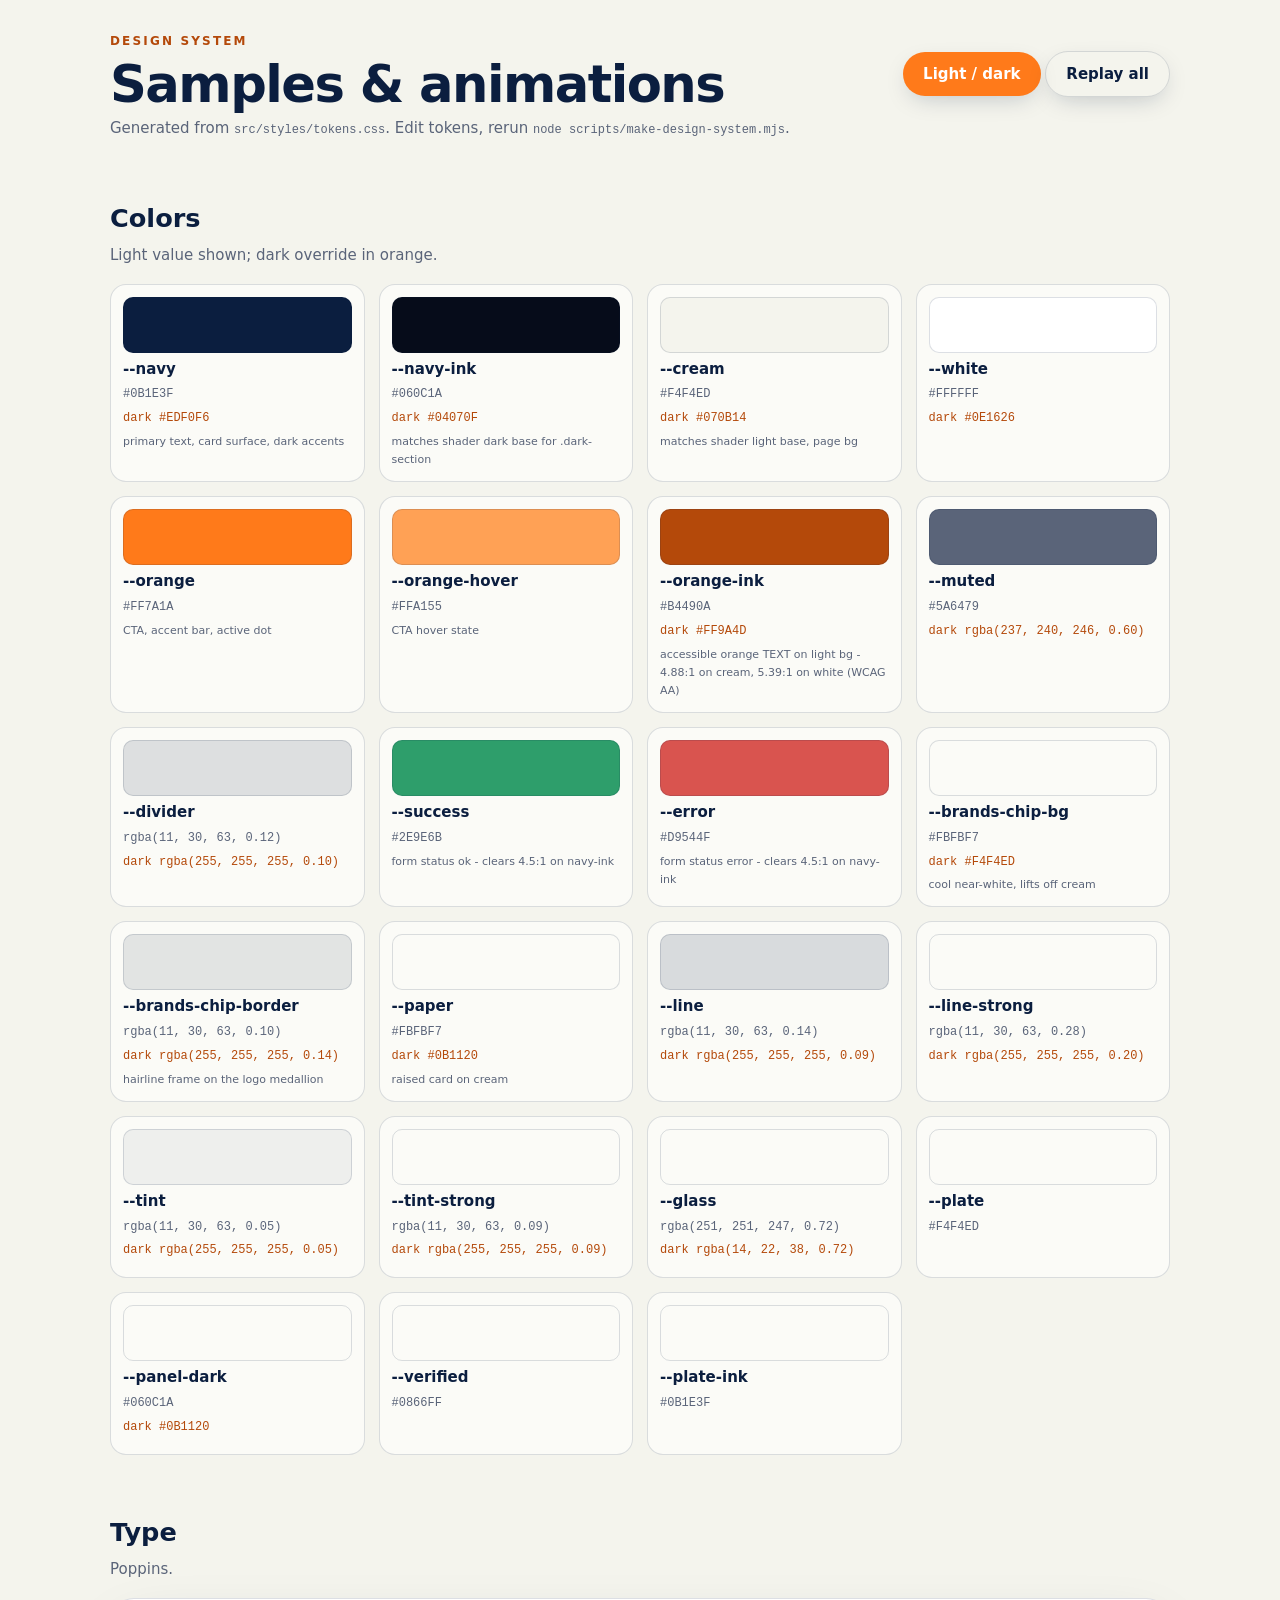
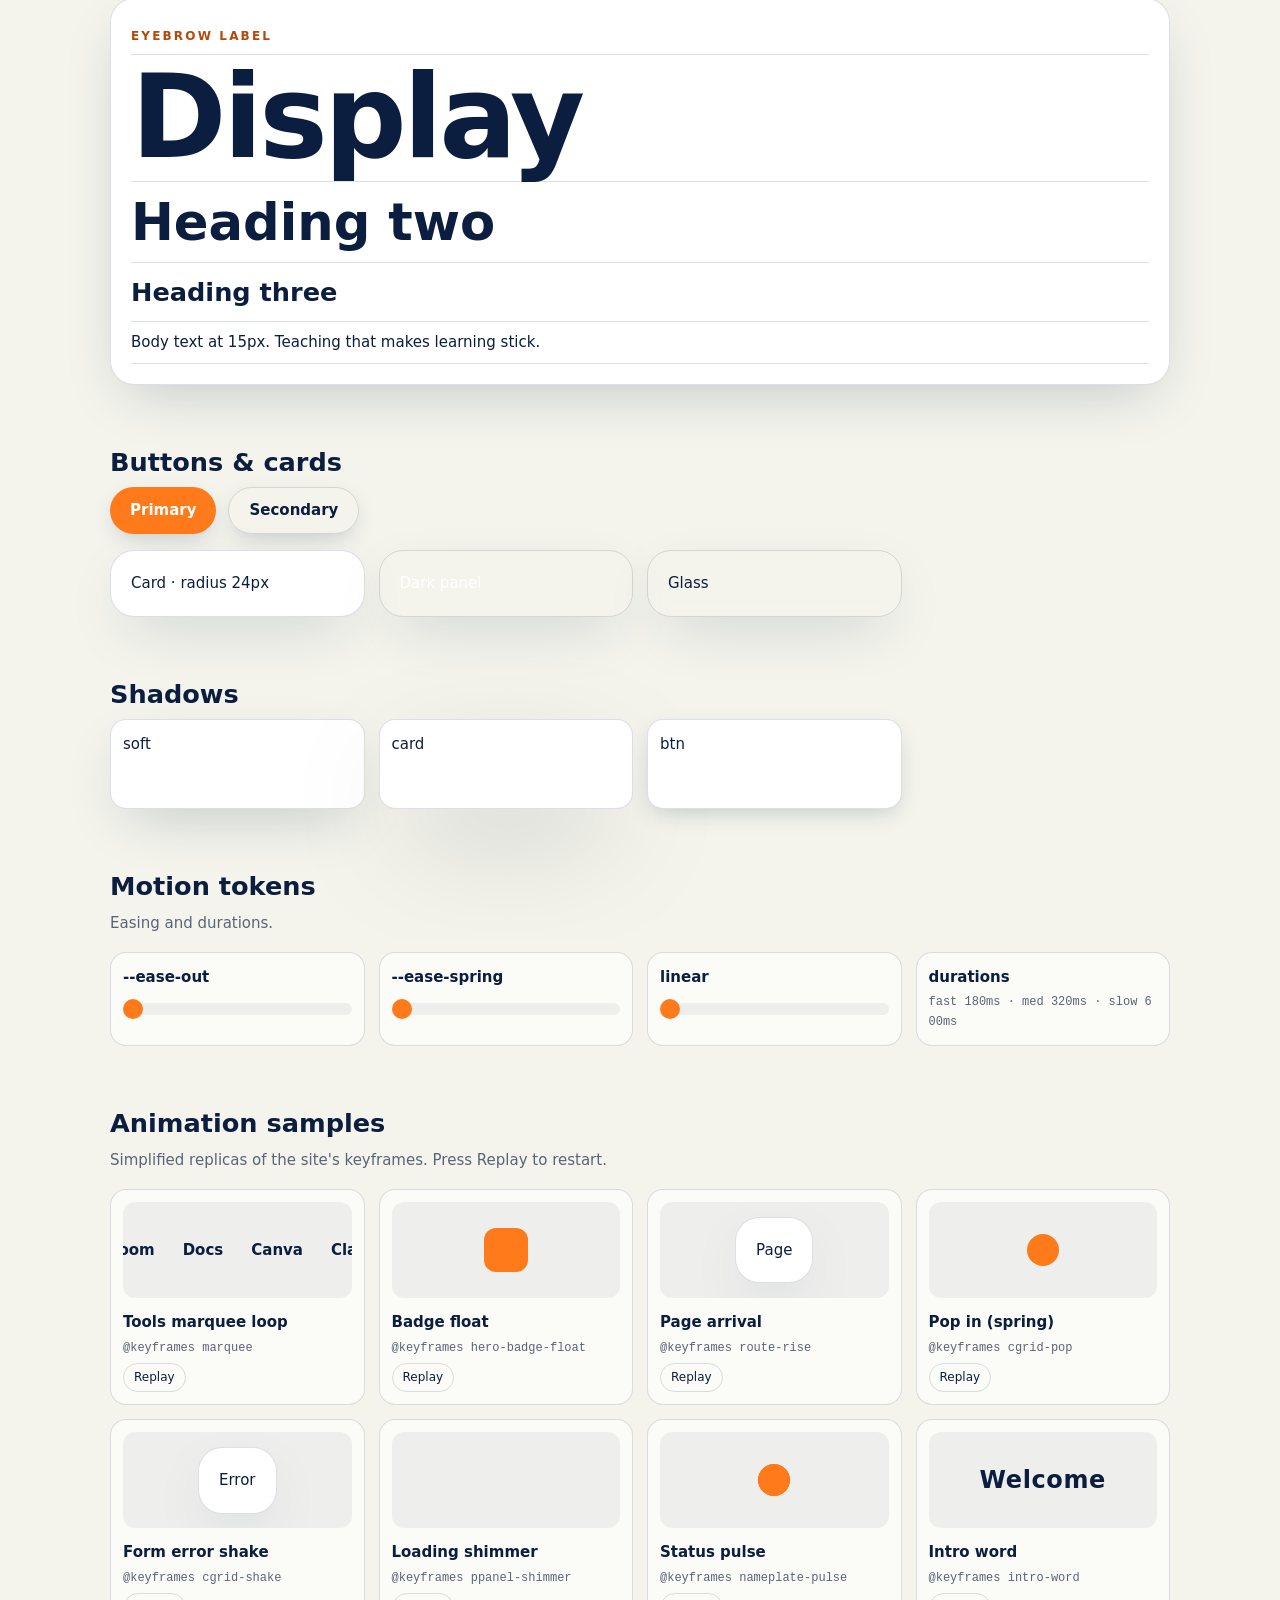
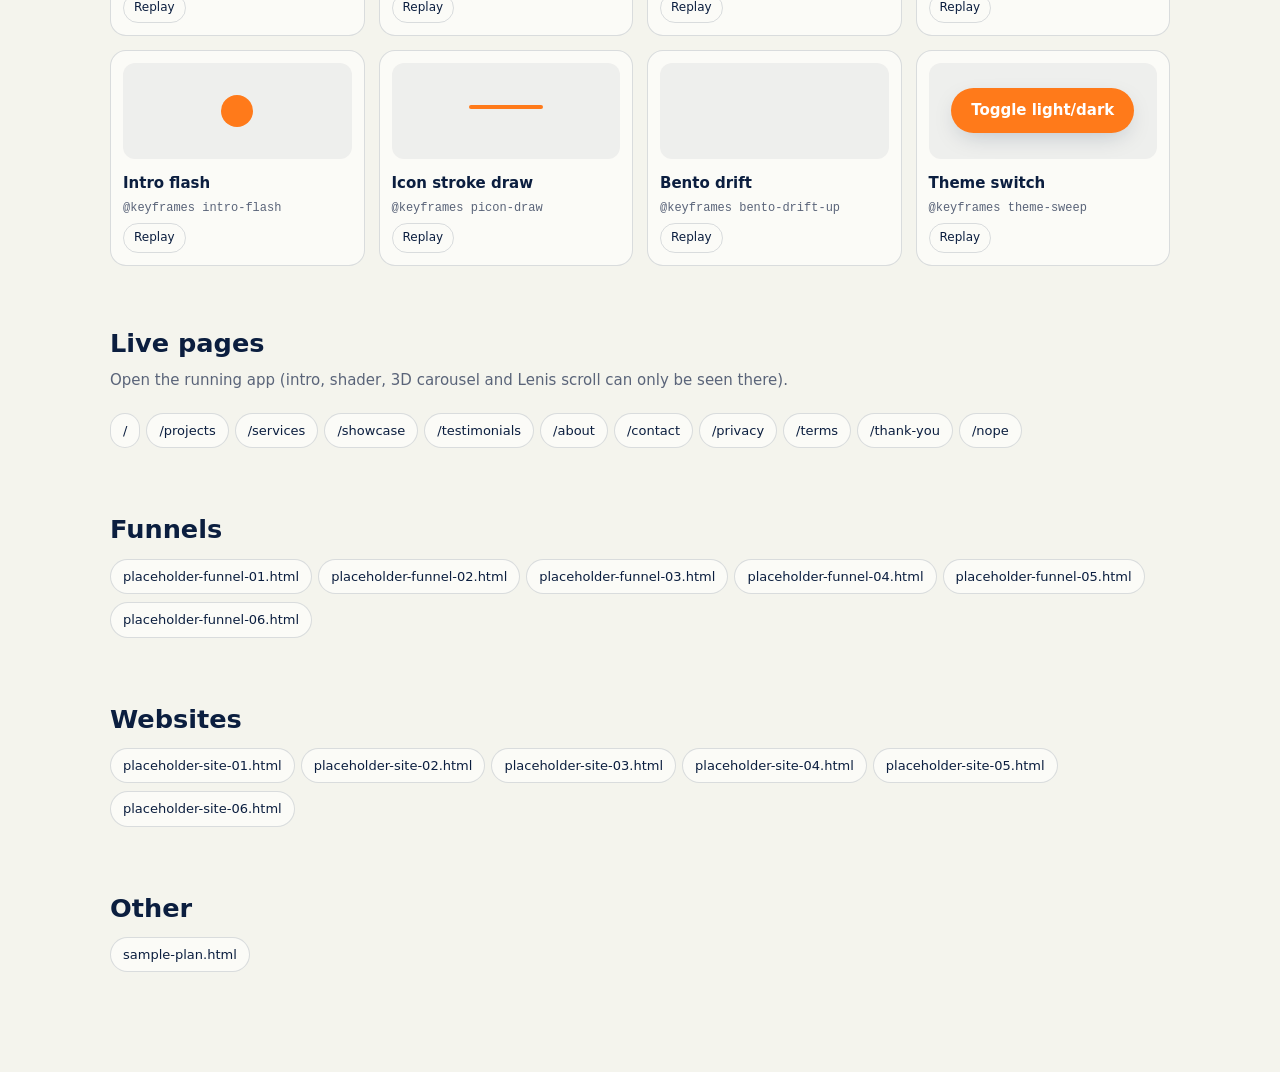
<file: public/design-system/index.html>
<!doctype html><html lang="en"><head><meta charset="utf-8"><meta name="viewport" content="width=device-width,initial-scale=1">
<title>Design System Samples</title>
<style>
:root {
  /* Brand palette */
  --navy:       #0B1E3F;   /* primary text, card surface, dark accents */
  --navy-ink:   #060C1A;   /* matches shader dark base for .dark-section */
  --cream:      #F4F4ED;   /* matches shader light base, page bg */
  --white:      #FFFFFF;
  --orange:     #FF7A1A;   /* CTA, accent bar, active dot */
  --orange-hover: #FFA155; /* CTA hover state */
  --orange-ink: #B4490A;   /* accessible orange TEXT on light bg - 4.88:1 on cream, 5.39:1 on white (WCAG AA) */
  --muted:      #5A6479;
  --divider:    rgba(11, 30, 63, 0.12);
  --success:    #2E9E6B;   /* form status ok - clears 4.5:1 on navy-ink */
  --error:      #D9544F;   /* form status error - clears 4.5:1 on navy-ink */

  /* Brands section - neutral logo plate so client marks read as framed logos,
     not site UI (esp. an orange logo vs the --orange accent) */
  --brands-chip-bg:     #FBFBF7;                  /* cool near-white, lifts off cream */
  --brands-chip-border: rgba(11, 30, 63, 0.10);   /* hairline frame on the logo medallion */

  /* Type */
  --font-display: 'Poppins', system-ui, -apple-system, sans-serif;
  --fs-display: clamp(64px, 9vw, 128px);
  --fs-h2: clamp(32px, 4vw, 56px);
  --fs-h3: clamp(22px, 2vw, 28px);
  --fs-body: 15px;
  --fs-eyebrow: 12px;
  --fs-nav: 15px;
  --lh-tight: 0.95;
  --lh-heading: 1.25;
  --lh-body: 1.65;
  --ls-display: -0.03em;
  --ls-eyebrow: 0.18em;

  /* Layout */
  --container-x: clamp(24px, 6vw, 96px);
  --section-pad-y: clamp(110px, 13vh, 170px);
  --radius-card: 24px;
  --radius-pill: 999px;
  --radius-circle: 50%;

  /* Shadows */
  --shadow-soft: 0 20px 60px -20px rgba(11, 30, 63, 0.25);
  --shadow-card: 0 40px 120px -30px rgba(6, 12, 26, 0.35);
  --shadow-btn: 0 8px 24px -8px rgba(11, 30, 63, 0.25);

  /* Motion */
  --ease-out: cubic-bezier(0.22, 1, 0.36, 1);
  --ease-spring: cubic-bezier(0.34, 1.56, 0.64, 1);
  --dur-fast: 180ms;
  --dur-med: 320ms;
  --dur-slow: 600ms;
}

@media (prefers-reduced-motion: reduce) {
  *, *::before, *::after {
    animation-duration: 0.01ms !important;
    animation-iteration-count: 1 !important;
    transition-duration: 0.01ms !important;
  }
}


[data-theme='dark'] {
  --cream:        #070B14;
  --paper:        #0B1120;
  --white:        #0E1626;
  --navy:         #EDF0F6;
  --navy-ink:     #04070F;
  --muted:        rgba(237, 240, 246, 0.60);
  --divider:      rgba(255, 255, 255, 0.10);
  --line:         rgba(255, 255, 255, 0.09);
  --line-strong:  rgba(255, 255, 255, 0.20);
  --tint:         rgba(255, 255, 255, 0.05);
  --tint-strong:  rgba(255, 255, 255, 0.09);
  --glass:        rgba(14, 22, 38, 0.72);
  --orange-ink:   #FF9A4D;
  --panel-dark:   #0B1120;
  --brands-chip-bg:     #F4F4ED;
  --brands-chip-border: rgba(255, 255, 255, 0.14);
  --shadow-soft:  0 20px 60px -20px rgba(0, 0, 0, 0.75);
  --shadow-card:  0 40px 120px -30px rgba(0, 0, 0, 0.85);
  --shadow-btn:   0 8px 24px -8px rgba(0, 0, 0, 0.7);
}
:root{--paper:#FBFBF7;--line:rgba(11,30,63,.14);--tint:rgba(11,30,63,.05)}
[data-theme='dark']{--paper:#0B1120;--line:rgba(255,255,255,.09);--tint:rgba(255,255,255,.05)}
*{box-sizing:border-box}
body{margin:0;font-family:var(--font-display);background:var(--cream);color:var(--navy);font-size:var(--fs-body);line-height:var(--lh-body)}
main{max-width:1100px;margin:0 auto;padding:32px 20px 96px}
header.top{display:flex;justify-content:space-between;align-items:center;gap:12px;flex-wrap:wrap}
h1{font-size:var(--fs-h2);line-height:var(--lh-heading);letter-spacing:var(--ls-display);margin:0}
h2{font-size:var(--fs-h3);margin:56px 0 4px}
.eyebrow{font-size:var(--fs-eyebrow);letter-spacing:var(--ls-eyebrow);text-transform:uppercase;color:var(--orange-ink);font-weight:600}
p.sub{color:var(--muted);margin:0 0 16px}
.grid{display:grid;grid-template-columns:repeat(auto-fill,minmax(210px,1fr));gap:14px}
.sw,.cell{background:var(--paper);border:1px solid var(--line);border-radius:16px;padding:12px;display:flex;flex-direction:column;gap:4px}
.chip{height:56px;border-radius:10px;border:1px solid var(--line)}
code{font-size:12px;color:var(--muted);word-break:break-all}code.d{color:var(--orange-ink)}
small{font-size:11px;color:var(--muted)}
.btn{font:inherit;font-weight:600;background:var(--orange);color:#fff;border:0;border-radius:var(--radius-pill);padding:10px 20px;cursor:pointer;box-shadow:var(--shadow-btn);transition:background var(--dur-fast) var(--ease-out),transform var(--dur-fast) var(--ease-spring)}
.btn:hover{background:var(--orange-hover);transform:translateY(-2px)}
.btn.ghost{background:transparent;color:var(--navy);border:1px solid var(--line)}
.card{background:var(--white);border:1px solid var(--line);border-radius:var(--radius-card);padding:20px;box-shadow:var(--shadow-soft)}
.type div{border-bottom:1px solid var(--line);padding:8px 0}
.lnk{display:inline-block;margin:4px 6px 4px 0;padding:6px 12px;border:1px solid var(--line);border-radius:999px;color:var(--navy);text-decoration:none;font-size:13px;background:var(--paper)}
.lnk:hover{border-color:var(--orange)}
.stage{height:96px;display:flex;align-items:center;justify-content:center;overflow:hidden;border-radius:12px;background:var(--tint);margin-bottom:8px}
.replay{font:inherit;font-size:12px;background:none;border:1px solid var(--line);border-radius:999px;padding:4px 10px;color:var(--navy);cursor:pointer;align-self:flex-start}
.track{display:flex;gap:28px;white-space:nowrap;font-weight:600;width:max-content}
.badge{width:44px;height:44px;border-radius:12px;background:var(--orange)}
.dot{width:32px;height:32px;border-radius:50%;background:var(--orange)}
.word{font-size:24px;font-weight:600}
.bar{height:16px;width:80%;border-radius:8px}
.shim{background:linear-gradient(90deg,rgba(128,128,128,.18) 25%,rgba(128,128,128,.45) 50%,rgba(128,128,128,.18) 75%);background-size:200% 100%;animation:shimmer 1.6s linear infinite}
.drift{height:60px;overflow:hidden}.drift i{display:block;height:28px;margin-bottom:6px;border-radius:8px;background:var(--orange)}
.ease{height:12px;border-radius:6px;background:var(--tint);position:relative;margin:10px 0}.ease b{position:absolute;top:-4px;left:0;width:20px;height:20px;border-radius:50%;background:var(--orange)}
.shadows .cell{height:90px;background:var(--white)}
.pulse{position:relative}.pulse::after{content:'';position:absolute;inset:0;border-radius:50%;background:var(--orange);animation:pulse 1.6s ease-out infinite}.flash{animation:flash 1.2s ease-out infinite}.draw{animation:draw 900ms var(--ease-out) infinite alternate}
@keyframes marquee{to{transform:translate(-50%)}}
@keyframes float{50%{transform:translateY(-10px) rotate(-8deg)}}
@keyframes rise{from{opacity:0;transform:translateY(8px)}}
@keyframes pop{from{opacity:0;transform:scale(.4)}}
@keyframes shake{10%,90%{transform:translateX(-1px)}20%,80%{transform:translateX(2px)}30%,50%,70%{transform:translateX(-4px)}40%,60%{transform:translateX(4px)}}
@keyframes shimmer{from{background-position:200% 0}to{background-position:-200% 0}}
@keyframes pulse{0%{transform:scale(.85);opacity:.55}70%,100%{transform:scale(1.5);opacity:0}}
@keyframes word{from{opacity:0;transform:translateY(12px);letter-spacing:.12em}to{opacity:1;letter-spacing:.04em}}
@keyframes flash{0%{opacity:0;transform:scale(.2)}35%{opacity:1;transform:scale(1.6)}100%{opacity:0;transform:scale(.3)}}
@keyframes draw{from{stroke-dashoffset:70}to{stroke-dashoffset:0}}
@keyframes drift{to{transform:translateY(-34px)}}
@keyframes slide{0%,100%{left:0}50%{left:calc(100% - 20px)}}
</style></head><body><main>
<header class="top"><div><div class="eyebrow">Design system</div><h1>Samples &amp; animations</h1></div>
<div><button class="btn" onclick="toggleTheme()">Light / dark</button> <button class="btn ghost" onclick="replayAll()">Replay all</button></div></header>
<p class="sub">Generated from <code>src/styles/tokens.css</code>. Edit tokens, rerun <code>node scripts/make-design-system.mjs</code>.</p>

<h2>Colors</h2><p class="sub">Light value shown; dark override in orange.</p>
<div class="grid"><div class="sw"><div class="chip" style="background:var(--navy)"></div>
  <b>--navy</b><code>#0B1E3F</code><code class="d">dark #EDF0F6</code>
  <small>primary text, card surface, dark accents</small></div><div class="sw"><div class="chip" style="background:var(--navy-ink)"></div>
  <b>--navy-ink</b><code>#060C1A</code><code class="d">dark #04070F</code>
  <small>matches shader dark base for .dark-section</small></div><div class="sw"><div class="chip" style="background:var(--cream)"></div>
  <b>--cream</b><code>#F4F4ED</code><code class="d">dark #070B14</code>
  <small>matches shader light base, page bg</small></div><div class="sw"><div class="chip" style="background:var(--white)"></div>
  <b>--white</b><code>#FFFFFF</code><code class="d">dark #0E1626</code>
  <small></small></div><div class="sw"><div class="chip" style="background:var(--orange)"></div>
  <b>--orange</b><code>#FF7A1A</code>
  <small>CTA, accent bar, active dot</small></div><div class="sw"><div class="chip" style="background:var(--orange-hover)"></div>
  <b>--orange-hover</b><code>#FFA155</code>
  <small>CTA hover state</small></div><div class="sw"><div class="chip" style="background:var(--orange-ink)"></div>
  <b>--orange-ink</b><code>#B4490A</code><code class="d">dark #FF9A4D</code>
  <small>accessible orange TEXT on light bg - 4.88:1 on cream, 5.39:1 on white (WCAG AA)</small></div><div class="sw"><div class="chip" style="background:var(--muted)"></div>
  <b>--muted</b><code>#5A6479</code><code class="d">dark rgba(237, 240, 246, 0.60)</code>
  <small></small></div><div class="sw"><div class="chip" style="background:var(--divider)"></div>
  <b>--divider</b><code>rgba(11, 30, 63, 0.12)</code><code class="d">dark rgba(255, 255, 255, 0.10)</code>
  <small></small></div><div class="sw"><div class="chip" style="background:var(--success)"></div>
  <b>--success</b><code>#2E9E6B</code>
  <small>form status ok - clears 4.5:1 on navy-ink</small></div><div class="sw"><div class="chip" style="background:var(--error)"></div>
  <b>--error</b><code>#D9544F</code>
  <small>form status error - clears 4.5:1 on navy-ink</small></div><div class="sw"><div class="chip" style="background:var(--brands-chip-bg)"></div>
  <b>--brands-chip-bg</b><code>#FBFBF7</code><code class="d">dark #F4F4ED</code>
  <small>cool near-white, lifts off cream</small></div><div class="sw"><div class="chip" style="background:var(--brands-chip-border)"></div>
  <b>--brands-chip-border</b><code>rgba(11, 30, 63, 0.10)</code><code class="d">dark rgba(255, 255, 255, 0.14)</code>
  <small>hairline frame on the logo medallion</small></div><div class="sw"><div class="chip" style="background:var(--paper)"></div>
  <b>--paper</b><code>#FBFBF7</code><code class="d">dark #0B1120</code>
  <small>raised card on cream</small></div><div class="sw"><div class="chip" style="background:var(--line)"></div>
  <b>--line</b><code>rgba(11, 30, 63, 0.14)</code><code class="d">dark rgba(255, 255, 255, 0.09)</code>
  <small></small></div><div class="sw"><div class="chip" style="background:var(--line-strong)"></div>
  <b>--line-strong</b><code>rgba(11, 30, 63, 0.28)</code><code class="d">dark rgba(255, 255, 255, 0.20)</code>
  <small></small></div><div class="sw"><div class="chip" style="background:var(--tint)"></div>
  <b>--tint</b><code>rgba(11, 30, 63, 0.05)</code><code class="d">dark rgba(255, 255, 255, 0.05)</code>
  <small></small></div><div class="sw"><div class="chip" style="background:var(--tint-strong)"></div>
  <b>--tint-strong</b><code>rgba(11, 30, 63, 0.09)</code><code class="d">dark rgba(255, 255, 255, 0.09)</code>
  <small></small></div><div class="sw"><div class="chip" style="background:var(--glass)"></div>
  <b>--glass</b><code>rgba(251, 251, 247, 0.72)</code><code class="d">dark rgba(14, 22, 38, 0.72)</code>
  <small></small></div><div class="sw"><div class="chip" style="background:var(--plate)"></div>
  <b>--plate</b><code>#F4F4ED</code>
  <small></small></div><div class="sw"><div class="chip" style="background:var(--panel-dark)"></div>
  <b>--panel-dark</b><code>#060C1A</code><code class="d">dark #0B1120</code>
  <small></small></div><div class="sw"><div class="chip" style="background:var(--verified)"></div>
  <b>--verified</b><code>#0866FF</code>
  <small></small></div><div class="sw"><div class="chip" style="background:var(--plate-ink)"></div>
  <b>--plate-ink</b><code>#0B1E3F</code>
  <small></small></div></div>

<h2>Type</h2><p class="sub">Poppins.</p>
<div class="card type">
<div class="eyebrow">Eyebrow label</div>
<div style="font-size:var(--fs-display);line-height:var(--lh-tight);letter-spacing:var(--ls-display);font-weight:600">Display</div>
<div style="font-size:var(--fs-h2);line-height:var(--lh-heading);font-weight:600">Heading two</div>
<div style="font-size:var(--fs-h3);font-weight:600">Heading three</div>
<div>Body text at 15px. Teaching that makes learning stick.</div></div>

<h2>Buttons &amp; cards</h2>
<div style="display:flex;gap:12px;flex-wrap:wrap;margin-bottom:16px"><button class="btn">Primary</button><button class="btn ghost">Secondary</button></div>
<div class="grid"><div class="card">Card · radius 24px</div><div class="card" style="background:var(--panel-dark);color:#fff">Dark panel</div><div class="card" style="background:var(--glass);backdrop-filter:blur(8px)">Glass</div></div>

<h2>Shadows</h2>
<div class="grid shadows"><div class="cell" style="box-shadow:var(--shadow-soft)">soft</div><div class="cell" style="box-shadow:var(--shadow-card)">card</div><div class="cell" style="box-shadow:var(--shadow-btn)">btn</div></div>

<h2>Motion tokens</h2><p class="sub">Easing and durations.</p>
<div class="grid">
<div class="cell"><b>--ease-out</b><div class="ease"><b class="mv" style="animation:slide 2s var(--ease-out) infinite"></b></div></div><div class="cell"><b>--ease-spring</b><div class="ease"><b class="mv" style="animation:slide 2s var(--ease-spring) infinite"></b></div></div><div class="cell"><b>linear</b><div class="ease"><b class="mv" style="animation:slide 2s linear infinite"></b></div></div>
<div class="cell"><b>durations</b><code>fast 180ms · med 320ms · slow 600ms</code></div></div>

<h2>Animation samples</h2><p class="sub">Simplified replicas of the site's keyframes. Press Replay to restart.</p>
<div class="grid">
<div class="cell"><div class="stage"><div class="a" data-anim="marquee 6s linear infinite" style="animation:marquee 6s linear infinite"><div class="track"><span>Canva</span><span>Classroom</span><span>Zoom</span><span>Docs</span><span>Canva</span><span>Classroom</span><span>Zoom</span><span>Docs</span></div></div></div><b>Tools marquee loop</b><code>@keyframes marquee</code><button class="replay" onclick="replay(this)">Replay</button></div><div class="cell"><div class="stage"><div class="a" data-anim="float 3.2s ease-in-out infinite" style="animation:float 3.2s ease-in-out infinite"><div class="badge"></div></div></div><b>Badge float</b><code>@keyframes hero-badge-float</code><button class="replay" onclick="replay(this)">Replay</button></div><div class="cell"><div class="stage"><div class="a" data-anim="rise 600ms var(--ease-out) both" style="animation:rise 600ms var(--ease-out) both"><div class="card">Page</div></div></div><b>Page arrival</b><code>@keyframes route-rise</code><button class="replay" onclick="replay(this)">Replay</button></div><div class="cell"><div class="stage"><div class="a" data-anim="pop 500ms var(--ease-spring) both" style="animation:pop 500ms var(--ease-spring) both"><div class="dot"></div></div></div><b>Pop in (spring)</b><code>@keyframes cgrid-pop</code><button class="replay" onclick="replay(this)">Replay</button></div><div class="cell"><div class="stage"><div class="a" data-anim="shake 500ms both" style="animation:shake 500ms both"><div class="card">Error</div></div></div><b>Form error shake</b><code>@keyframes cgrid-shake</code><button class="replay" onclick="replay(this)">Replay</button></div><div class="cell"><div class="stage"><div class="a" data-anim="" style=""><div class="bar shim"></div></div></div><b>Loading shimmer</b><code>@keyframes ppanel-shimmer</code><button class="replay" onclick="replay(this)">Replay</button></div><div class="cell"><div class="stage"><div class="a" data-anim="" style=""><div class="dot pulse"></div></div></div><b>Status pulse</b><code>@keyframes nameplate-pulse</code><button class="replay" onclick="replay(this)">Replay</button></div><div class="cell"><div class="stage"><div class="a" data-anim="word 900ms var(--ease-out) both" style="animation:word 900ms var(--ease-out) both"><div class="word">Welcome</div></div></div><b>Intro word</b><code>@keyframes intro-word</code><button class="replay" onclick="replay(this)">Replay</button></div><div class="cell"><div class="stage"><div class="a" data-anim="" style=""><div class="dot flash"></div></div></div><b>Intro flash</b><code>@keyframes intro-flash</code><button class="replay" onclick="replay(this)">Replay</button></div><div class="cell"><div class="stage"><div class="a" data-anim="" style=""><svg width="80" height="40"><path d="M5 20h70" stroke="var(--orange)" stroke-width="4" stroke-linecap="round" stroke-dasharray="70" class="draw"/></svg></div></div><b>Icon stroke draw</b><code>@keyframes picon-draw</code><button class="replay" onclick="replay(this)">Replay</button></div><div class="cell"><div class="stage"><div class="a" data-anim="drift 4s linear infinite" style="animation:drift 4s linear infinite"><div class="drift"><i></i><i></i><i></i><i></i></div></div></div><b>Bento drift</b><code>@keyframes bento-drift-up</code><button class="replay" onclick="replay(this)">Replay</button></div><div class="cell"><div class="stage"><div class="a" data-anim="" style=""><button class="btn" onclick="toggleTheme()">Toggle light/dark</button></div></div><b>Theme switch</b><code>@keyframes theme-sweep</code><button class="replay" onclick="replay(this)">Replay</button></div>
</div>

<h2>Live pages</h2><p class="sub">Open the running app (intro, shader, 3D carousel and Lenis scroll can only be seen there).</p>
<div><a class="lnk" href="/" target="_blank">/</a><a class="lnk" href="/projects" target="_blank">/projects</a><a class="lnk" href="/services" target="_blank">/services</a><a class="lnk" href="/showcase" target="_blank">/showcase</a><a class="lnk" href="/testimonials" target="_blank">/testimonials</a><a class="lnk" href="/about" target="_blank">/about</a><a class="lnk" href="/contact" target="_blank">/contact</a><a class="lnk" href="/privacy" target="_blank">/privacy</a><a class="lnk" href="/terms" target="_blank">/terms</a><a class="lnk" href="/thank-you" target="_blank">/thank-you</a><a class="lnk" href="/nope" target="_blank">/nope</a></div>
<h2>Funnels</h2><div><a class="lnk" href="/funnels/placeholder-funnel-01.html" target="_blank">placeholder-funnel-01.html</a><a class="lnk" href="/funnels/placeholder-funnel-02.html" target="_blank">placeholder-funnel-02.html</a><a class="lnk" href="/funnels/placeholder-funnel-03.html" target="_blank">placeholder-funnel-03.html</a><a class="lnk" href="/funnels/placeholder-funnel-04.html" target="_blank">placeholder-funnel-04.html</a><a class="lnk" href="/funnels/placeholder-funnel-05.html" target="_blank">placeholder-funnel-05.html</a><a class="lnk" href="/funnels/placeholder-funnel-06.html" target="_blank">placeholder-funnel-06.html</a></div>
<h2>Websites</h2><div><a class="lnk" href="/samples/placeholder-site-01.html" target="_blank">placeholder-site-01.html</a><a class="lnk" href="/samples/placeholder-site-02.html" target="_blank">placeholder-site-02.html</a><a class="lnk" href="/samples/placeholder-site-03.html" target="_blank">placeholder-site-03.html</a><a class="lnk" href="/samples/placeholder-site-04.html" target="_blank">placeholder-site-04.html</a><a class="lnk" href="/samples/placeholder-site-05.html" target="_blank">placeholder-site-05.html</a><a class="lnk" href="/samples/placeholder-site-06.html" target="_blank">placeholder-site-06.html</a></div>
<h2>Other</h2><div><a class="lnk" href="/placeholders/sample-plan.html" target="_blank">sample-plan.html</a></div>
</main>
<script>
function toggleTheme(){var r=document.documentElement;r.dataset.theme=r.dataset.theme==='dark'?'light':'dark'}
function replay(b){var a=b.parentElement.querySelector('.a');var els=[a].concat([].slice.call(a.querySelectorAll('*')));els.forEach(function(e){var p=e.style.animation;e.style.animation='none';e.getBoundingClientRect();e.style.animation=p})}
function replayAll(){document.querySelectorAll('.replay').forEach(replay)}
</script></body></html>
</file>
